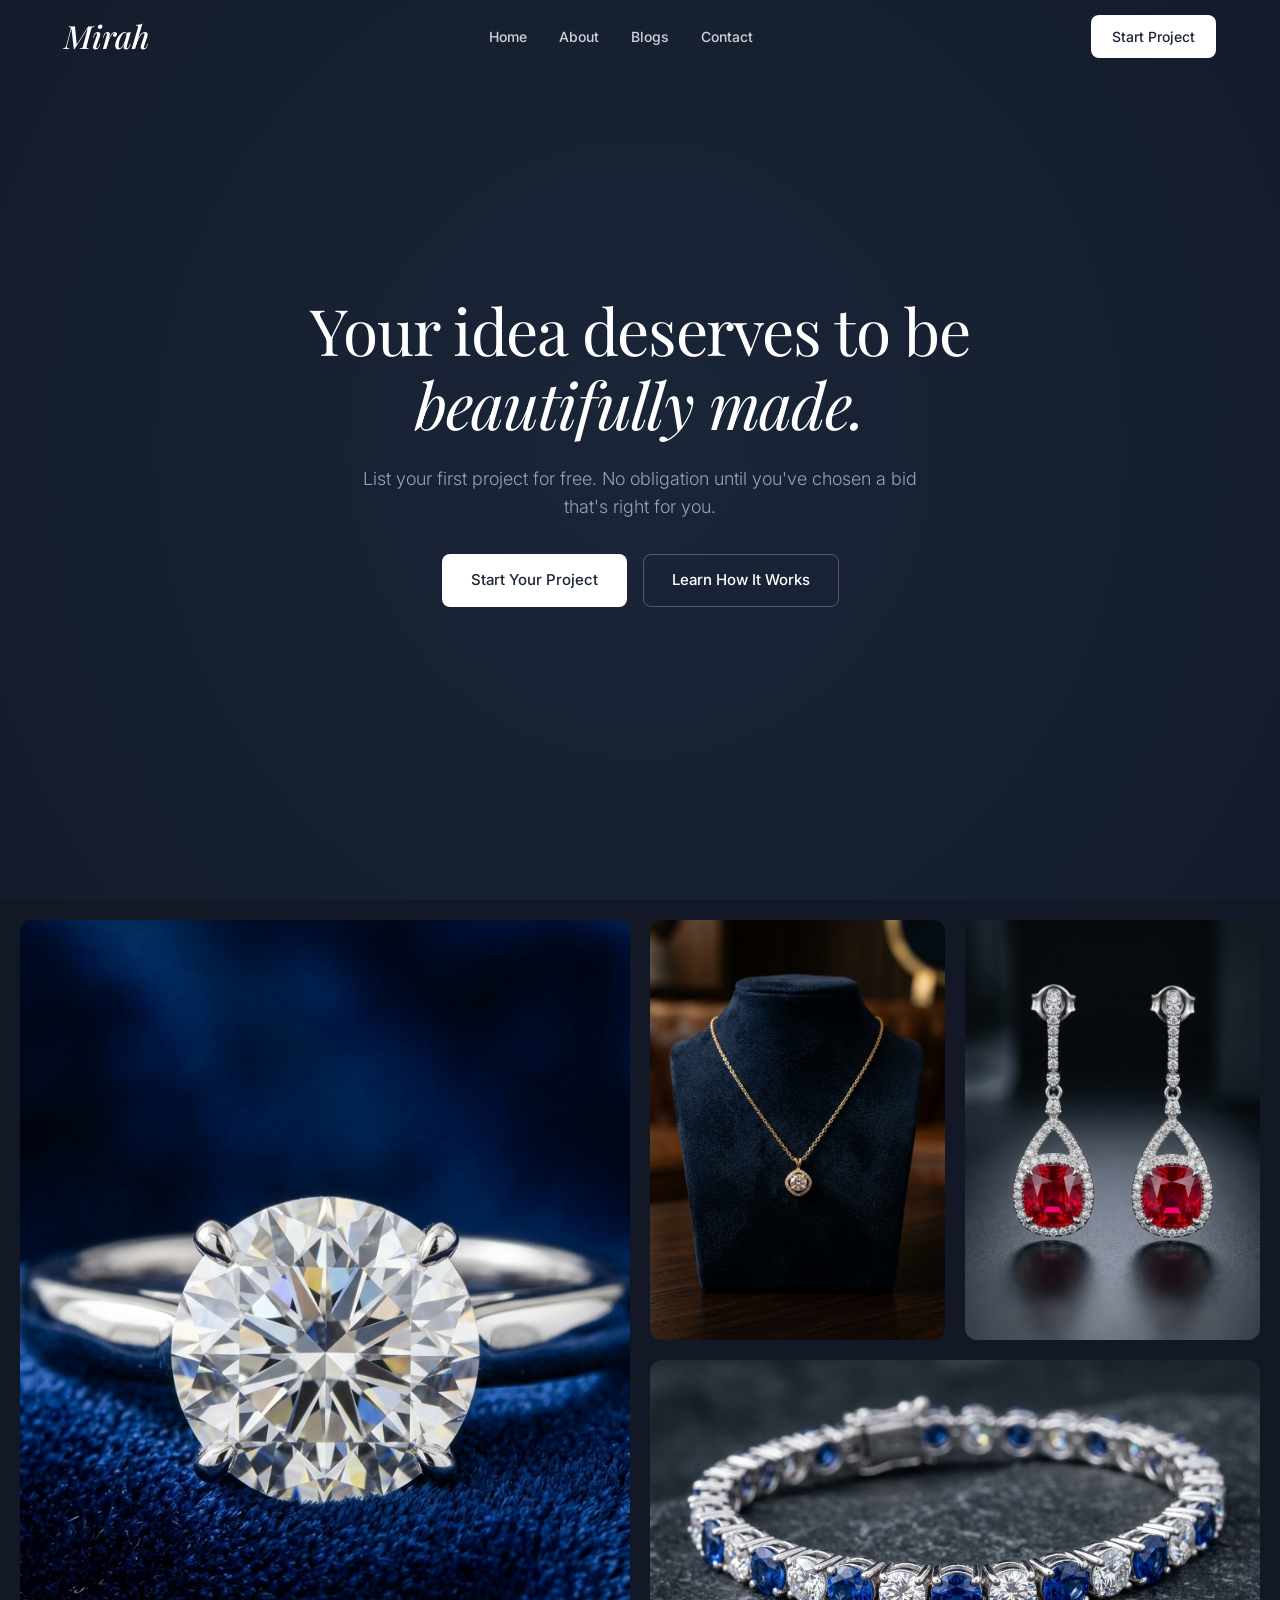
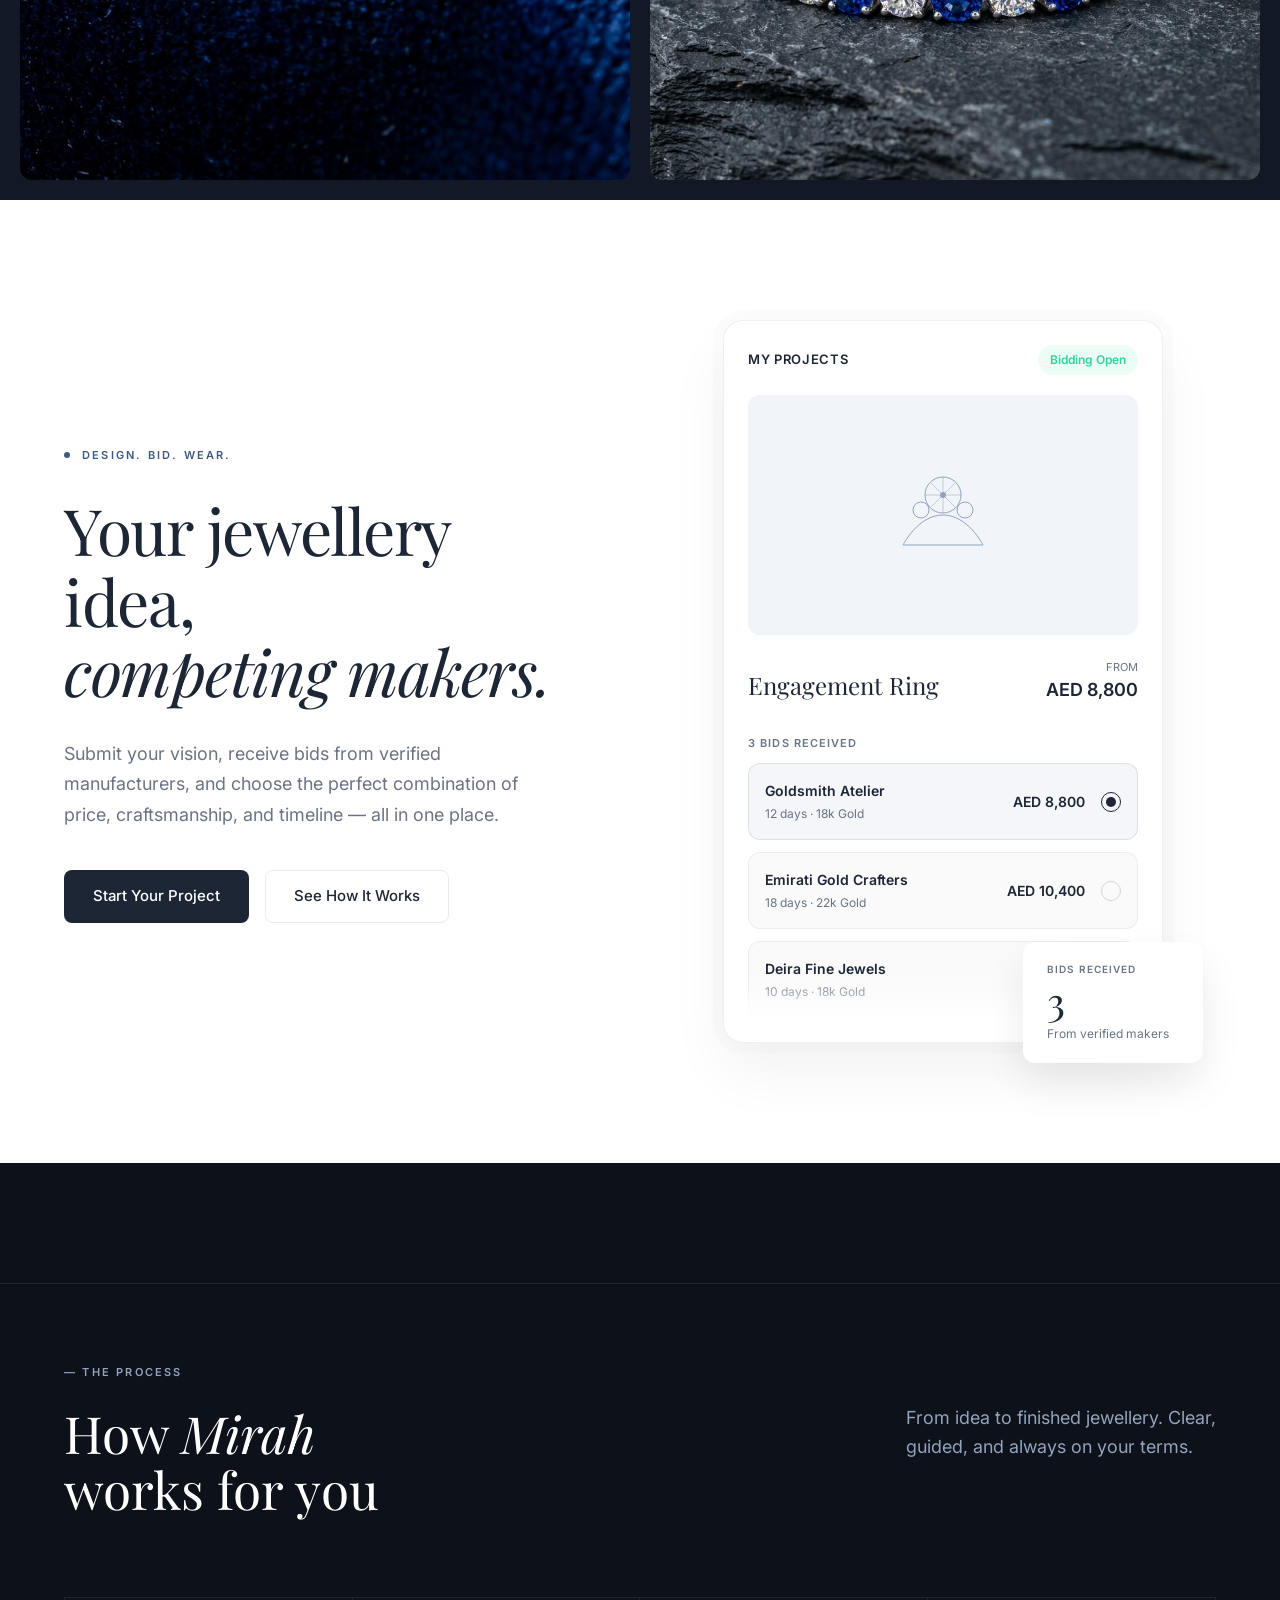
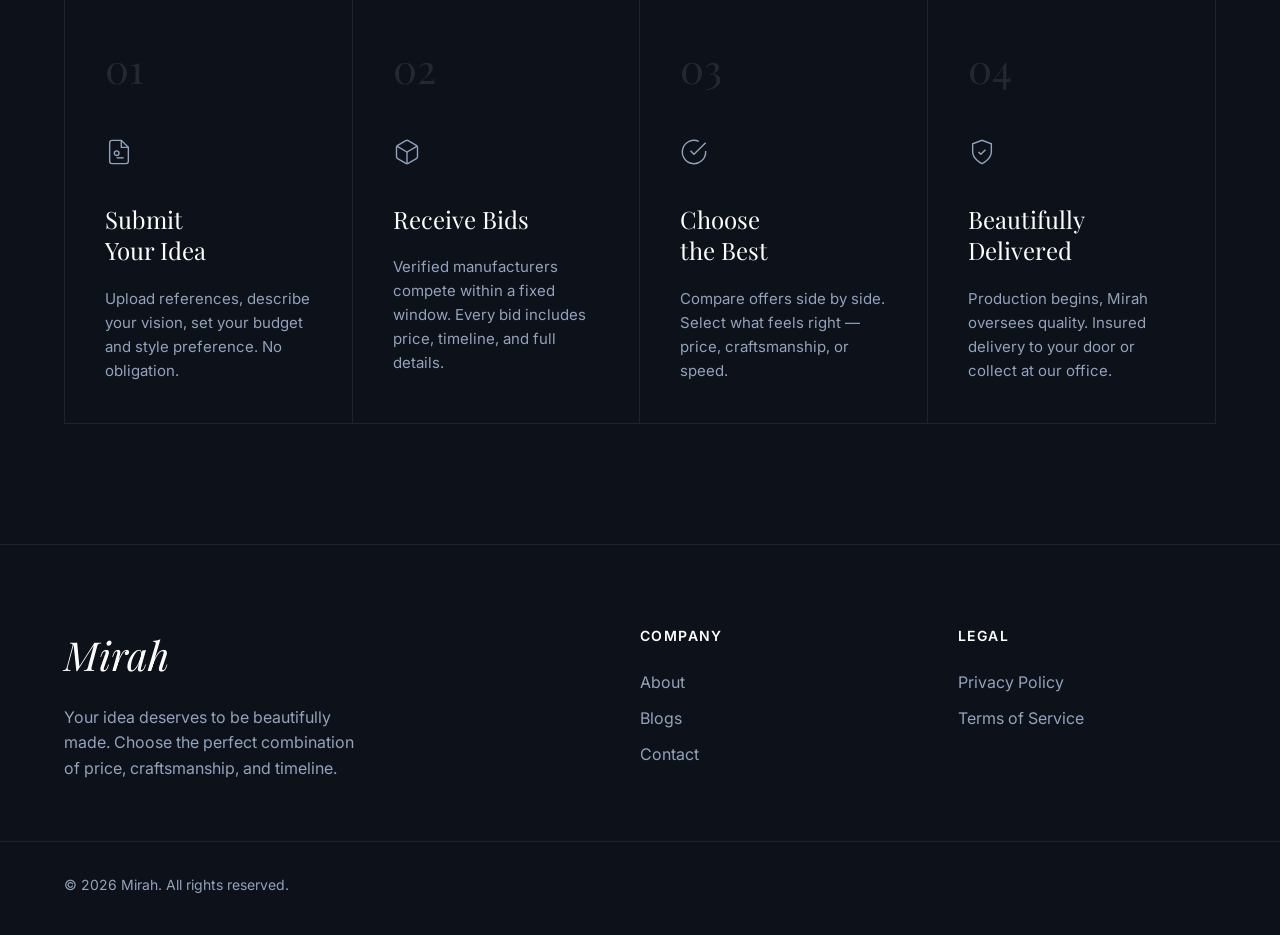
<file: index.html>
<!DOCTYPE html>
<html lang="en">
<head>
    <meta charset="UTF-8">
    <meta name="viewport" content="width=device-width, initial-scale=1.0">
    <title>Mirah - Beautifully Made Jewellery</title>
    <meta name="description" content="Your jewellery idea, competing makers. Receive bids from verified manufacturers.">
    <link rel="preconnect" href="https://fonts.googleapis.com">
    <link rel="preconnect" href="https://fonts.gstatic.com" crossorigin>
    <link href="https://fonts.googleapis.com/css2?family=Inter:wght@300;400;500;600&family=Playfair+Display:ital,wght@0,400;0,500;0,600;1,400;1,500&display=swap" rel="stylesheet">
    <link rel="stylesheet" href="style.css">
</head>
<body>

    <!-- Navbar -->
    <nav class="navbar">
        <div class="container navbar-container">
            <a href="index.html" class="navbar-brand">Mirah</a>
            <div class="navbar-links">
                <a href="index.html" class="nav-link">Home</a>
                <a href="about.html" class="nav-link">About</a>
                <a href="blogs.html" class="nav-link">Blogs</a>
                <a href="contact.html" class="nav-link">Contact</a>
            </div>
            <div class="navbar-action" style="display: flex; align-items: center;">
                <a href="#" class="btn btn-primary" style="padding: 10px 20px; font-size: 14px;">Start Project</a>
                <button class="mobile-menu-toggle" aria-label="Toggle menu" style="display:none; background:transparent; border:none; color:var(--text-light); cursor:pointer; padding:8px; margin-left:16px;">
                    <svg width="24" height="24" viewBox="0 0 24 24" fill="none" stroke="currentColor" stroke-width="2">
                        <line x1="3" y1="12" x2="21" y2="12"></line>
                        <line x1="3" y1="6" x2="21" y2="6"></line>
                        <line x1="3" y1="18" x2="21" y2="18"></line>
                    </svg>
                </button>
            </div>
        </div>
    </nav>
    <!-- Hero Section -->
    <section class="hero-section">
        <div class="container hero-content">
            <h1 class="hero-title">Your idea deserves to be<br><i>beautifully made.</i></h1>
            <p class="hero-subtitle">List your first project for free. No obligation until you've chosen a bid<br>that's right for you.</p>
            <div class="button-group justify-center mt-32">
                <a href="#" class="btn btn-primary">Start Your Project</a>
                <a href="#" class="btn btn-outline-light">Learn How It Works</a>
            </div>
        </div>
    </section>

    <!-- Gallery Section -->
    <section class="gallery-section">
        <div class="gallery-grid">
            <div class="gallery-item large">
                <img src="assets/diamond_ring_1775978091479.png" alt="Diamond Ring" class="gallery-img">
                <div class="gallery-overlay">
                    <span class="gallery-label">Rings</span>
                    <h3>High-End Engagement</h3>
                </div>
            </div>
            <div class="gallery-item">
                <img src="assets/gold_necklace_1775978107350.png" alt="Gold Necklace" class="gallery-img">
                <div class="gallery-overlay">
                    <span class="gallery-label">Necklaces</span>
                    <h3>Gold & Delicate</h3>
                </div>
            </div>
            <div class="gallery-item">
                <img src="assets/ruby_earrings_1775978122774.png" alt="Ruby Earrings" class="gallery-img">
                <div class="gallery-overlay">
                    <span class="gallery-label">Earrings</span>
                    <h3>Luxury Drops</h3>
                </div>
            </div>
            <div class="gallery-item wide">
                <img src="assets/sapphire_bracelet_1775978147327.png" alt="Sapphire Bracelet" class="gallery-img">
                <div class="gallery-overlay">
                    <span class="gallery-label">Bracelets</span>
                    <h3>Sapphire Tennis</h3>
                </div>
            </div>
        </div>
    </section>

    <!-- Split Section -->
    <section class="split-section">
        <div class="container split-container">
            <div class="split-left">
                <div class="label-badge">
                    <span class="dot"></span> DESIGN. BID. WEAR.
                </div>
                <h2 class="section-title text-dark">Your jewellery<br>idea,<br><i>competing makers.</i></h2>
                <p class="section-desc">Submit your vision, receive bids from verified manufacturers, and choose the perfect combination of price, craftsmanship, and timeline — all in one place.</p>
                <div class="button-group mt-32">
                    <a href="#" class="btn btn-dark">Start Your Project</a>
                    <a href="#" class="btn btn-outline-dark">See How It Works</a>
                </div>
            </div>
            <div class="split-right">
                <div class="mockup-wrapper">
                    <!-- App Mockup UI -->
                    <div class="app-mockup">
                        <div class="mockup-header">
                            <span class="mockup-title">MY PROJECTS</span>
                            <span class="badge-success">Bidding Open</span>
                        </div>
                        <div class="mockup-image-placeholder">
                            <!-- SVG wireframe of a ring -->
                            <svg width="140" height="140" viewBox="0 0 140 140" fill="none" xmlns="http://www.w3.org/2000/svg">
                                <circle cx="70" cy="50" r="18" stroke="#93A3BC" stroke-width="1"/>
                                <circle cx="48" cy="65" r="8" stroke="#93A3BC" stroke-width="1"/>
                                <circle cx="92" cy="65" r="8" stroke="#93A3BC" stroke-width="1"/>
                                <path d="M30 100C30 100 45 70 70 70C95 70 110 100 110 100" stroke="#93A3BC" stroke-width="1"/>
                                <line x1="30" y1="100" x2="110" y2="100" stroke="#93A3BC" stroke-width="1"/>
                                <circle cx="70" cy="50" r="3" fill="#93A3BC"/>
                                <line x1="70" y1="32" x2="70" y2="68" stroke="#93A3BC" stroke-width="0.5"/>
                                <line x1="52" y1="50" x2="88" y2="50" stroke="#93A3BC" stroke-width="0.5"/>
                                <line x1="58" y1="38" x2="82" y2="62" stroke="#93A3BC" stroke-width="0.5"/>
                                <line x1="58" y1="62" x2="82" y2="38" stroke="#93A3BC" stroke-width="0.5"/>
                            </svg>
                        </div>
                        <div class="mockup-info">
                            <h3 class="mockup-item-title">Engagement Ring</h3>
                            <div class="mockup-price">
                                <span class="from-text">From</span>
                                <span class="price-value">AED 8,800</span>
                            </div>
                        </div>
                        <div class="mockup-bids-label">3 BIDS RECEIVED</div>
                        <div class="bid-list">
                            <div class="bid-card selected">
                                <div class="bid-details">
                                    <span class="bid-maker">Goldsmith Atelier</span>
                                    <span class="bid-meta">12 days · 18k Gold</span>
                                </div>
                                <div class="bid-action">
                                    <span class="bid-price">AED 8,800</span>
                                    <div class="radio-btn active"><div class="radio-inner"></div></div>
                                </div>
                            </div>
                            <div class="bid-card">
                                <div class="bid-details">
                                    <span class="bid-maker">Emirati Gold Crafters</span>
                                    <span class="bid-meta">18 days · 22k Gold</span>
                                </div>
                                <div class="bid-action">
                                    <span class="bid-price">AED 10,400</span>
                                    <div class="radio-btn"></div>
                                </div>
                            </div>
                            <div class="bid-card fading-out">
                                <div class="bid-details">
                                    <span class="bid-maker">Deira Fine Jewels</span>
                                    <span class="bid-meta">10 days · 18k Gold</span>
                                </div>
                                <div class="bid-action">
                                    <span class="bid-price opaque-0">AED 7,500</span>
                                </div>
                            </div>
                        </div>
                    </div>
                    
                    <!-- Floating popover detail -->
                    <div class="floating-popover">
                        <div class="popover-label">BIDS RECEIVED</div>
                        <div class="popover-value">3</div>
                        <div class="popover-sub">From verified makers</div>
                    </div>
                </div>
            </div>
        </div>
    </section>

    <!-- Process Section -->
    <section class="process-section">
        <div class="container process-container">
            <div class="process-header">
                <div class="process-title-area">
                    <div class="nav-label">— THE PROCESS</div>
                    <h2 class="process-title">How <i>Mirah</i><br>works for you</h2>
                </div>
                <div class="process-desc-area">
                    <p>From idea to finished jewellery. Clear,<br>guided, and always on your terms.</p>
                </div>
            </div>
            
            <div class="process-grid">
                <!-- Column 1 -->
                <div class="process-col">
                    <div class="step-num">01</div>
                    <div class="step-icon">
                        <svg width="28" height="28" viewBox="0 0 24 24" fill="none" stroke="currentColor" stroke-width="1.2">
                            <path d="M14 2H6a2 2 0 0 0-2 2v16a2 2 0 0 0 2 2h12a2 2 0 0 0 2-2V8z"></path>
                            <polyline points="14 2 14 8 20 8"></polyline>
                            <circle cx="10" cy="13" r="2"></circle>
                            <line x1="10" y1="17" x2="16" y2="17"></line>
                        </svg>
                    </div>
                    <h3 class="step-title">Submit<br>Your Idea</h3>
                    <p class="step-desc">Upload references, describe your vision, set your budget and style preference. No obligation.</p>
                </div>
                
                <!-- Column 2 -->
                <div class="process-col">
                    <div class="step-num">02</div>
                    <div class="step-icon">
                        <svg width="28" height="28" viewBox="0 0 24 24" fill="none" stroke="currentColor" stroke-width="1.2">
                            <path d="M21 16V8a2 2 0 0 0-1-1.73l-7-4a2 2 0 0 0-2 0l-7 4A2 2 0 0 0 3 8v8a2 2 0 0 0 1 1.73l7 4a2 2 0 0 0 2 0l7-4A2 2 0 0 0 21 16z"></path>
                            <polyline points="3.27 6.96 12 12.01 20.73 6.96"></polyline>
                            <line x1="12" y1="22.08" x2="12" y2="12"></line>
                        </svg>
                    </div>
                    <h3 class="step-title">Receive Bids</h3>
                    <p class="step-desc">Verified manufacturers compete within a fixed window. Every bid includes price, timeline, and full details.</p>
                </div>
                
                <!-- Column 3 -->
                <div class="process-col">
                    <div class="step-num">03</div>
                    <div class="step-icon">
                        <svg width="28" height="28" viewBox="0 0 24 24" fill="none" stroke="currentColor" stroke-width="1.2">
                            <path d="M22 11.08V12a10 10 0 1 1-5.93-9.14"></path>
                            <polyline points="22 4 12 14.01 9 11.01"></polyline>
                        </svg>
                    </div>
                    <h3 class="step-title">Choose<br>the Best</h3>
                    <p class="step-desc">Compare offers side by side. Select what feels right — price, craftsmanship, or speed.</p>
                </div>
                
                <!-- Column 4 -->
                <div class="process-col">
                    <div class="step-num">04</div>
                    <div class="step-icon">
                        <svg width="28" height="28" viewBox="0 0 24 24" fill="none" stroke="currentColor" stroke-width="1.2">
                            <path d="M12 22s8-4 8-10V5l-8-3-8 3v7c0 6 8 10 8 10z"></path>
                            <polyline points="9 12 11 14 15 10"></polyline>
                        </svg>
                    </div>
                    <h3 class="step-title">Beautifully<br>Delivered</h3>
                    <p class="step-desc">Production begins, Mirah oversees quality. Insured delivery to your door or collect at our office.</p>
                </div>
            </div>
        </div>
    </section>

    <!-- Footer -->
    <footer class="footer">
        <div class="container footer-container">
            <div class="footer-brand-col">
                <a href="index.html" class="footer-brand">Mirah</a>
                <p class="footer-desc">Your idea deserves to be beautifully made. Choose the perfect combination of price, craftsmanship, and timeline.</p>
            </div>
            <div class="footer-links-col">
                <h4 class="footer-heading">Company</h4>
                <a href="about.html" class="footer-link">About</a>
                <a href="blogs.html" class="footer-link">Blogs</a>
                <a href="contact.html" class="footer-link">Contact</a>
            </div>
            <div class="footer-links-col">
                <h4 class="footer-heading">Legal</h4>
                <a href="#" class="footer-link">Privacy Policy</a>
                <a href="#" class="footer-link">Terms of Service</a>
            </div>
        </div>
        <div class="container footer-bottom">
            <p>&copy; 2026 Mirah. All rights reserved.</p>
        </div>
    </footer>

    <script src="script.js"></script>
</body>
</html>
</file>
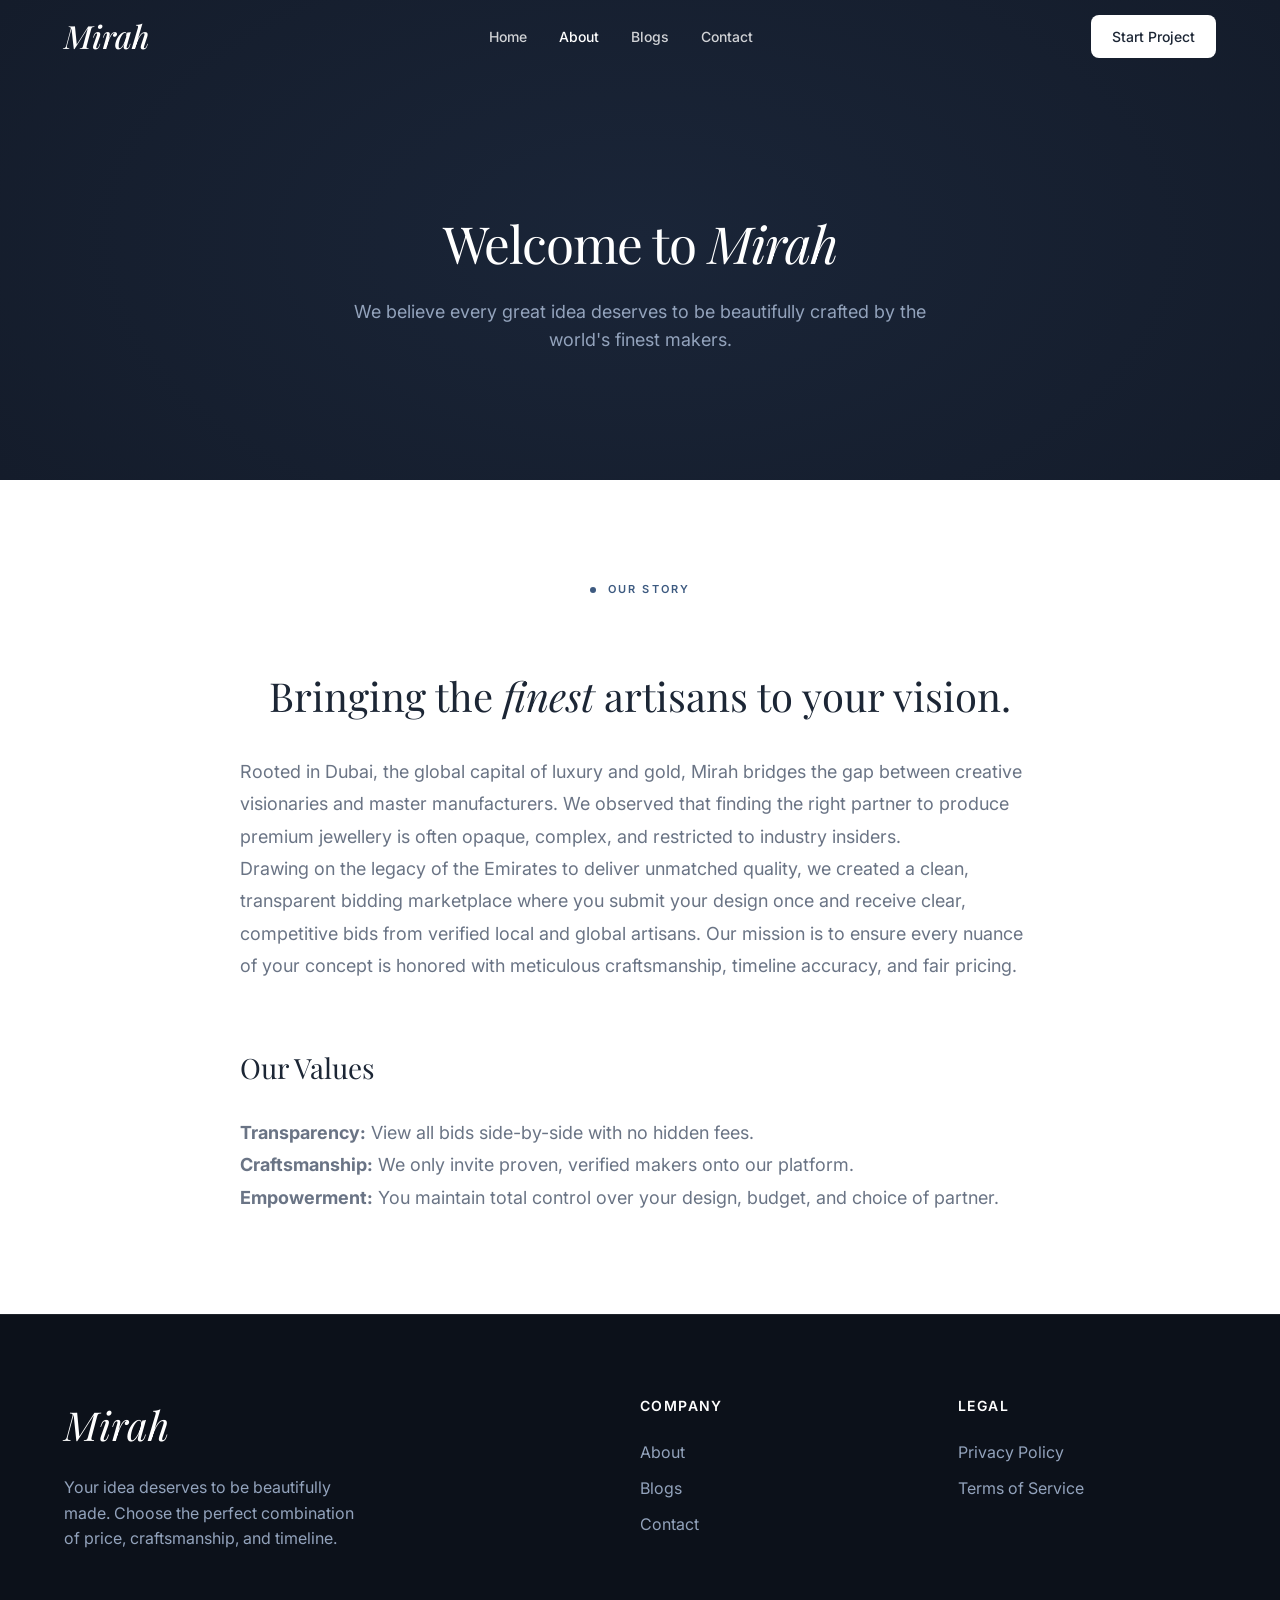
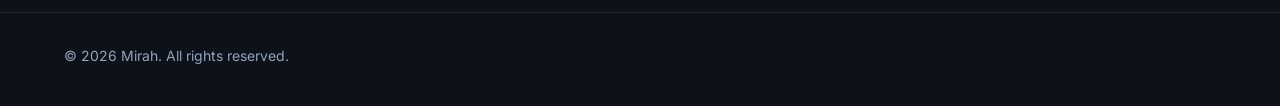
<file: about.html>
<!DOCTYPE html>
<html lang="en">
<head>
    <meta charset="UTF-8">
    <meta name="viewport" content="width=device-width, initial-scale=1.0">
    <title>About Us - Mirah</title>
    <link rel="preconnect" href="https://fonts.googleapis.com">
    <link rel="preconnect" href="https://fonts.gstatic.com" crossorigin>
    <link href="https://fonts.googleapis.com/css2?family=Inter:wght@300;400;500;600&family=Playfair+Display:ital,wght@0,400;0,500;0,600;1,400;1,500&display=swap" rel="stylesheet">
    <link rel="stylesheet" href="style.css">
</head>
<body>

    <!-- Navbar -->
    <nav class="navbar">
        <div class="container navbar-container">
            <a href="index.html" class="navbar-brand">Mirah</a>
            <div class="navbar-links">
                <a href="index.html" class="nav-link">Home</a>
                <a href="about.html" class="nav-link" style="opacity:1;">About</a>
                <a href="blogs.html" class="nav-link">Blogs</a>
                <a href="contact.html" class="nav-link">Contact</a>
            </div>
            <div class="navbar-action" style="display: flex; align-items: center;">
                <a href="#" class="btn btn-primary" style="padding: 10px 20px; font-size: 14px;">Start Project</a>
                <button class="mobile-menu-toggle" aria-label="Toggle menu" style="display:none; background:transparent; border:none; color:var(--text-light); cursor:pointer; padding:8px; margin-left:16px;">
                    <svg width="24" height="24" viewBox="0 0 24 24" fill="none" stroke="currentColor" stroke-width="2">
                        <line x1="3" y1="12" x2="21" y2="12"></line>
                        <line x1="3" y1="6" x2="21" y2="6"></line>
                        <line x1="3" y1="18" x2="21" y2="18"></line>
                    </svg>
                </button>
            </div>
        </div>
    </nav>

    <!-- Page Hero -->
    <section class="page-hero">
        <div class="container hero-content">
            <h1 class="page-title">Welcome to <i>Mirah</i></h1>
            <p class="page-subtitle">We believe every great idea deserves to be beautifully crafted by the world's finest makers.</p>
        </div>
    </section>

    <!-- About Content -->
    <section class="content-section">
        <div class="container">
            <div class="about-content">
                <div class="label-badge justify-center" style="display:flex; margin-bottom: 20px;">
                    <span class="dot"></span> OUR STORY
                </div>
                <h2 style="text-align: center;">Bringing the <i>finest</i> artisans to your vision.</h2>
                <p>Rooted in Dubai, the global capital of luxury and gold, Mirah bridges the gap between creative visionaries and master manufacturers. We observed that finding the right partner to produce premium jewellery is often opaque, complex, and restricted to industry insiders.</p>
                <p>Drawing on the legacy of the Emirates to deliver unmatched quality, we created a clean, transparent bidding marketplace where you submit your design once and receive clear, competitive bids from verified local and global artisans. Our mission is to ensure every nuance of your concept is honored with meticulous craftsmanship, timeline accuracy, and fair pricing.</p>
                
                <h3>Our Values</h3>
                <p><strong>Transparency:</strong> View all bids side-by-side with no hidden fees.<br>
                <strong>Craftsmanship:</strong> We only invite proven, verified makers onto our platform.<br>
                <strong>Empowerment:</strong> You maintain total control over your design, budget, and choice of partner.</p>
            </div>
        </div>
    </section>

    <!-- Footer -->
    <footer class="footer">
        <div class="container footer-container">
            <div class="footer-brand-col">
                <a href="index.html" class="footer-brand">Mirah</a>
                <p class="footer-desc">Your idea deserves to be beautifully made. Choose the perfect combination of price, craftsmanship, and timeline.</p>
            </div>
            <div class="footer-links-col">
                <h4 class="footer-heading">Company</h4>
                <a href="about.html" class="footer-link">About</a>
                <a href="blogs.html" class="footer-link">Blogs</a>
                <a href="contact.html" class="footer-link">Contact</a>
            </div>
            <div class="footer-links-col">
                <h4 class="footer-heading">Legal</h4>
                <a href="#" class="footer-link">Privacy Policy</a>
                <a href="#" class="footer-link">Terms of Service</a>
            </div>
        </div>
        <div class="container footer-bottom">
            <p>&copy; 2026 Mirah. All rights reserved.</p>
        </div>
    </footer>

    <script src="script.js"></script>
</body>
</html>
</file>
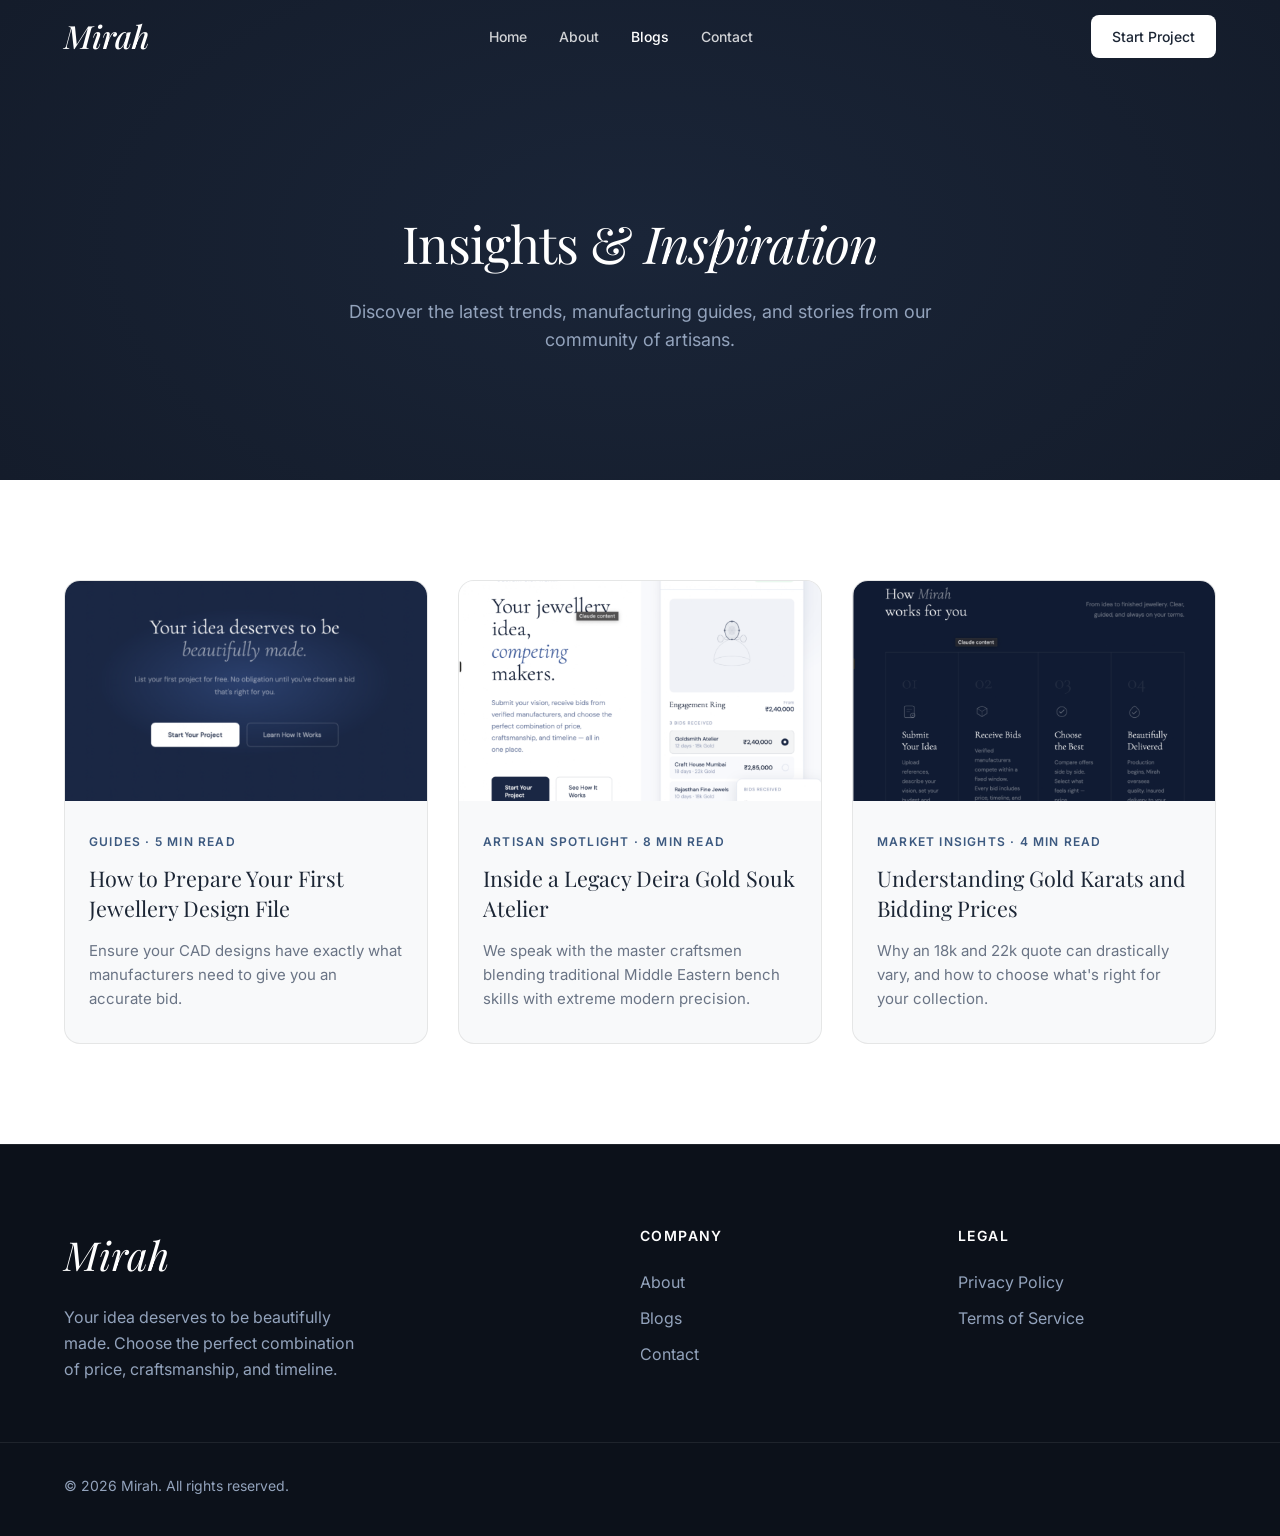
<file: blogs.html>
<!DOCTYPE html>
<html lang="en">
<head>
    <meta charset="UTF-8">
    <meta name="viewport" content="width=device-width, initial-scale=1.0">
    <title>Blogs - Mirah</title>
    <link rel="preconnect" href="https://fonts.googleapis.com">
    <link rel="preconnect" href="https://fonts.gstatic.com" crossorigin>
    <link href="https://fonts.googleapis.com/css2?family=Inter:wght@300;400;500;600&family=Playfair+Display:ital,wght@0,400;0,500;0,600;1,400;1,500&display=swap" rel="stylesheet">
    <link rel="stylesheet" href="style.css">
</head>
<body>

    <!-- Navbar -->
    <nav class="navbar">
        <div class="container navbar-container">
            <a href="index.html" class="navbar-brand">Mirah</a>
            <div class="navbar-links">
                <a href="index.html" class="nav-link">Home</a>
                <a href="about.html" class="nav-link">About</a>
                <a href="blogs.html" class="nav-link" style="opacity:1;">Blogs</a>
                <a href="contact.html" class="nav-link">Contact</a>
            </div>
            <div class="navbar-action" style="display: flex; align-items: center;">
                <a href="#" class="btn btn-primary" style="padding: 10px 20px; font-size: 14px;">Start Project</a>
                <button class="mobile-menu-toggle" aria-label="Toggle menu" style="display:none; background:transparent; border:none; color:var(--text-light); cursor:pointer; padding:8px; margin-left:16px;">
                    <svg width="24" height="24" viewBox="0 0 24 24" fill="none" stroke="currentColor" stroke-width="2">
                        <line x1="3" y1="12" x2="21" y2="12"></line>
                        <line x1="3" y1="6" x2="21" y2="6"></line>
                        <line x1="3" y1="18" x2="21" y2="18"></line>
                    </svg>
                </button>
            </div>
        </div>
    </nav>

    <!-- Page Hero -->
    <section class="page-hero">
        <div class="container hero-content">
            <h1 class="page-title">Insights & <i>Inspiration</i></h1>
            <p class="page-subtitle">Discover the latest trends, manufacturing guides, and stories from our community of artisans.</p>
        </div>
    </section>

    <!-- Blogs Content -->
    <section class="content-section">
        <div class="container">
            <div class="blog-grid">
                
                <a href="#" class="blog-card">
                    <div class="blog-card-img" style="background-image: url('assets/media__1775977228501.png'); background-color:#1c2635;"></div>
                    <div class="blog-card-content">
                        <div class="blog-meta">Guides · 5 Min Read</div>
                        <h3 class="blog-title">How to Prepare Your First Jewellery Design File</h3>
                        <p class="blog-excerpt">Ensure your CAD designs have exactly what manufacturers need to give you an accurate bid.</p>
                    </div>
                </a>

                <a href="#" class="blog-card">
                    <div class="blog-card-img" style="background-image: url('assets/media__1775977244680.png'); background-color:#0c111a;"></div>
                    <div class="blog-card-content">
                        <div class="blog-meta">Artisan Spotlight · 8 Min Read</div>
                        <h3 class="blog-title">Inside a Legacy Deira Gold Souk Atelier</h3>
                        <p class="blog-excerpt">We speak with the master craftsmen blending traditional Middle Eastern bench skills with extreme modern precision.</p>
                    </div>
                </a>

                <a href="#" class="blog-card">
                    <div class="blog-card-img" style="background-image: url('assets/media__1775977260463.png'); background-color:#2a364a;"></div>
                    <div class="blog-card-content">
                        <div class="blog-meta">Market Insights · 4 Min Read</div>
                        <h3 class="blog-title">Understanding Gold Karats and Bidding Prices</h3>
                        <p class="blog-excerpt">Why an 18k and 22k quote can drastically vary, and how to choose what's right for your collection.</p>
                    </div>
                </a>
                
            </div>
        </div>
    </section>

    <!-- Footer -->
    <footer class="footer">
        <div class="container footer-container">
            <div class="footer-brand-col">
                <a href="index.html" class="footer-brand">Mirah</a>
                <p class="footer-desc">Your idea deserves to be beautifully made. Choose the perfect combination of price, craftsmanship, and timeline.</p>
            </div>
            <div class="footer-links-col">
                <h4 class="footer-heading">Company</h4>
                <a href="about.html" class="footer-link">About</a>
                <a href="blogs.html" class="footer-link">Blogs</a>
                <a href="contact.html" class="footer-link">Contact</a>
            </div>
            <div class="footer-links-col">
                <h4 class="footer-heading">Legal</h4>
                <a href="#" class="footer-link">Privacy Policy</a>
                <a href="#" class="footer-link">Terms of Service</a>
            </div>
        </div>
        <div class="container footer-bottom">
            <p>&copy; 2026 Mirah. All rights reserved.</p>
        </div>
    </footer>

    <div class="modal" id="blogModal">
        <div class="modal-content">
            <button class="modal-close">&times;</button>
            <div class="modal-img"></div>
            <div class="modal-body-wrapper">
                <h2 class="modal-title"></h2>
                <div class="modal-body"></div>
            </div>
        </div>
    </div>

    <script src="script.js"></script>
</body>
</html>
</file>
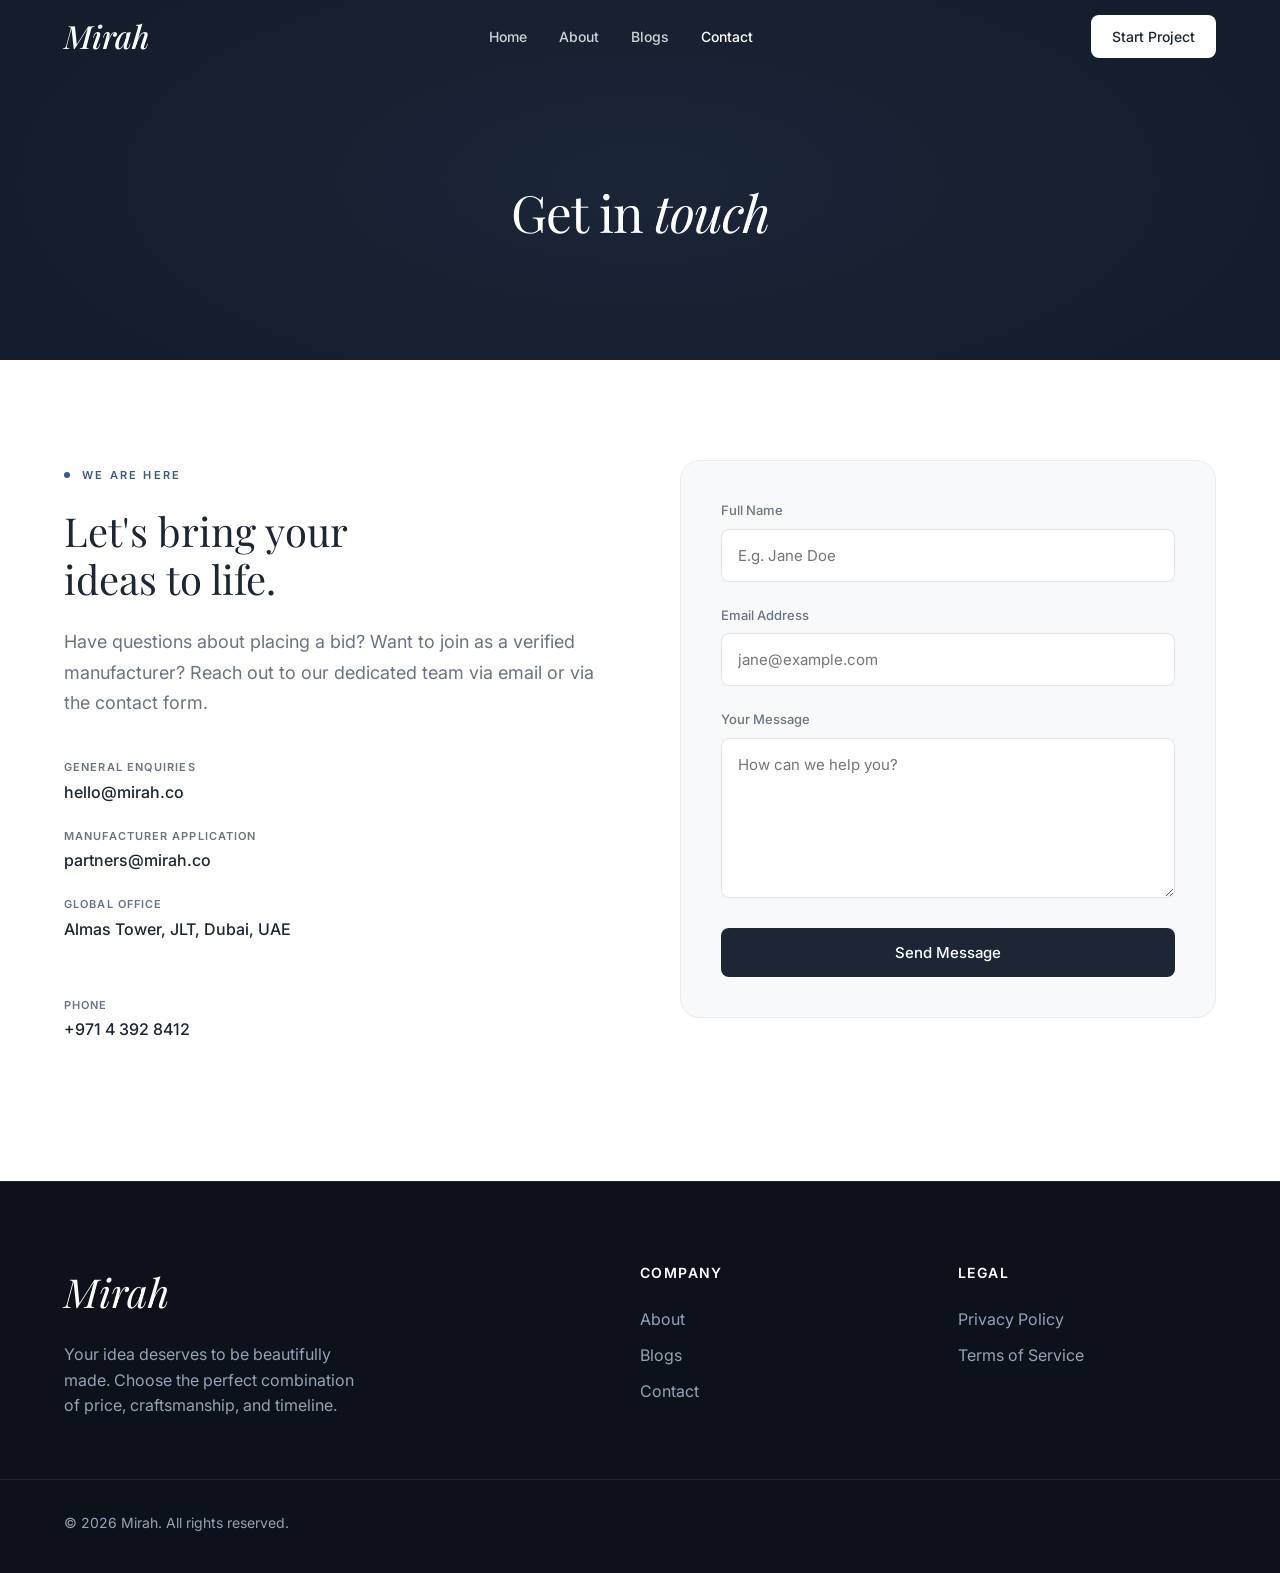
<file: contact.html>
<!DOCTYPE html>
<html lang="en">
<head>
    <meta charset="UTF-8">
    <meta name="viewport" content="width=device-width, initial-scale=1.0">
    <title>Contact - Mirah</title>
    <link rel="preconnect" href="https://fonts.googleapis.com">
    <link rel="preconnect" href="https://fonts.gstatic.com" crossorigin>
    <link href="https://fonts.googleapis.com/css2?family=Inter:wght@300;400;500;600&family=Playfair+Display:ital,wght@0,400;0,500;0,600;1,400;1,500&display=swap" rel="stylesheet">
    <link rel="stylesheet" href="style.css">
</head>
<body>

    <!-- Navbar -->
    <nav class="navbar">
        <div class="container navbar-container">
            <a href="index.html" class="navbar-brand">Mirah</a>
            <div class="navbar-links">
                <a href="index.html" class="nav-link">Home</a>
                <a href="about.html" class="nav-link">About</a>
                <a href="blogs.html" class="nav-link">Blogs</a>
                <a href="contact.html" class="nav-link" style="opacity:1;">Contact</a>
            </div>
            <div class="navbar-action" style="display: flex; align-items: center;">
                <a href="#" class="btn btn-primary" style="padding: 10px 20px; font-size: 14px;">Start Project</a>
                <button class="mobile-menu-toggle" aria-label="Toggle menu" style="display:none; background:transparent; border:none; color:var(--text-light); cursor:pointer; padding:8px; margin-left:16px;">
                    <svg width="24" height="24" viewBox="0 0 24 24" fill="none" stroke="currentColor" stroke-width="2">
                        <line x1="3" y1="12" x2="21" y2="12"></line>
                        <line x1="3" y1="6" x2="21" y2="6"></line>
                        <line x1="3" y1="18" x2="21" y2="18"></line>
                    </svg>
                </button>
            </div>
        </div>
    </nav>

    <!-- Page Hero -->
    <section class="page-hero" style="min-height: 40vh; padding: 120px 0 40px;">
        <div class="container hero-content">
            <h1 class="page-title">Get in <i>touch</i></h1>
        </div>
    </section>

    <!-- Contact Content -->
    <section class="content-section">
        <div class="container contact-wrapper">
            <div class="contact-info">
                <div class="label-badge">
                    <span class="dot"></span> WE ARE HERE
                </div>
                <h3>Let's bring your<br>ideas to life.</h3>
                <p>Have questions about placing a bid? Want to join as a verified manufacturer? Reach out to our dedicated team via email or via the contact form.</p>
                
                <div class="contact-details">
                    <dl class="detail-item">
                        <dt>General Enquiries</dt>
                        <dd>hello@mirah.co</dd>
                    </dl>
                    <dl class="detail-item">
                        <dt>Manufacturer Application</dt>
                        <dd>partners@mirah.co</dd>
                    </dl>
                    <dl class="detail-item">
                        <dt>Global Office</dt>
                        <dd>Almas Tower, JLT, Dubai, UAE</dd>
                    </dl>
                    <dl class="detail-item mt-32">
                        <dt>Phone</dt>
                        <dd>+971 4 392 8412</dd>
                    </dl>
                </div>
            </div>
            
            <div class="contact-form-box">
                <form class="contact-form" action="#" onsubmit="event.preventDefault();">
                    <div class="form-group">
                        <label for="name">Full Name</label>
                        <input type="text" id="name" placeholder="E.g. Jane Doe" required>
                    </div>
                    <div class="form-group">
                        <label for="email">Email Address</label>
                        <input type="email" id="email" placeholder="jane@example.com" required>
                    </div>
                    <div class="form-group">
                        <label for="message">Your Message</label>
                        <textarea id="message" placeholder="How can we help you?" required></textarea>
                    </div>
                    <button type="submit" class="btn btn-dark" style="width: 100%;">Send Message</button>
                </form>
            </div>
        </div>
    </section>

    <!-- Footer -->
    <footer class="footer">
        <div class="container footer-container">
            <div class="footer-brand-col">
                <a href="index.html" class="footer-brand">Mirah</a>
                <p class="footer-desc">Your idea deserves to be beautifully made. Choose the perfect combination of price, craftsmanship, and timeline.</p>
            </div>
            <div class="footer-links-col">
                <h4 class="footer-heading">Company</h4>
                <a href="about.html" class="footer-link">About</a>
                <a href="blogs.html" class="footer-link">Blogs</a>
                <a href="contact.html" class="footer-link">Contact</a>
            </div>
            <div class="footer-links-col">
                <h4 class="footer-heading">Legal</h4>
                <a href="#" class="footer-link">Privacy Policy</a>
                <a href="#" class="footer-link">Terms of Service</a>
            </div>
        </div>
        <div class="container footer-bottom">
            <p>&copy; 2026 Mirah. All rights reserved.</p>
        </div>
    </footer>

    <script src="script.js"></script>
</body>
</html>
</file>
<file: style.css>
/* Global Variables & Resets */
:root {
    --bg-dark: #121826;
    --bg-dark-center: #1a2538;
    --bg-dark-gradient: radial-gradient(100% 150% at 50% 50%, #1a2538 0%, #101622 100%);
    --bg-darker: #0c111a;
    --bg-light: #ffffff;
    --bg-card: #f8f9fa;
    
    --text-light: #ffffff;
    --text-dark: #1c2635;
    --text-muted-dark: #93a3bc;
    --text-muted-light: #6a7485;
    
    --accent-blue: #3d5a80;
    --accent-green: #34d399;
    --accent-green-bg: #ecfdf5;
    
    --border-dark: rgba(255, 255, 255, 0.08);
    --border-light: rgba(0, 0, 0, 0.08);
    
    --font-serif: 'Playfair Display', serif;
    --font-sans: 'Inter', sans-serif;
    
    --transition: all 0.3s cubic-bezier(0.4, 0, 0.2, 1);
}

* {
    margin: 0;
    padding: 0;
    box-sizing: border-box;
}

body {
    font-family: var(--font-sans);
    color: var(--text-dark);
    background-color: var(--bg-light);
    line-height: 1.5;
    font-size: 16px;
    -webkit-font-smoothing: antialiased;
    -moz-osx-font-smoothing: grayscale;
}

.container {
    max-width: 1280px;
    margin: 0 auto;
    padding: 0 5%;
}

.mt-32 { margin-top: 32px; }

h1, h2, h3, h4, h5, h6 {
    font-family: var(--font-serif);
    font-weight: 400;
}

h1 i, h2 i, h3 i {
    font-style: italic;
    color: inherit;
    font-weight: 300;
}

/* Typography styles */
.text-dark { color: var(--text-dark); }
.text-light { color: var(--text-light); }

/* Buttons */
.btn {
    display: inline-flex;
    align-items: center;
    justify-content: center;
    padding: 14px 28px;
    border-radius: 8px;
    font-weight: 500;
    font-size: 15px;
    text-decoration: none;
    transition: var(--transition);
    cursor: pointer;
    font-family: var(--font-sans);
    border: 1px solid transparent;
    position: relative;
    overflow: hidden;
    z-index: 1;
}

.btn::after {
    content: '';
    position: absolute;
    top: 0;
    left: -100%;
    width: 100%;
    height: 100%;
    background: linear-gradient(90deg, transparent, rgba(255,255,255,0.2), transparent);
    transition: left 0.5s ease;
    z-index: -1;
}

.btn:hover::after {
    left: 100%;
}

.btn-primary::after {
    background: linear-gradient(90deg, transparent, rgba(0,0,0,0.1), transparent);
}

.btn-primary {
    background: var(--bg-light);
    color: var(--text-dark);
}
.btn-primary:hover {
    background: #f1f3f5;
    box-shadow: 0 4px 12px rgba(255,255,255,0.15);
}

.btn-outline-light {
    background: transparent;
    color: var(--bg-light);
    border: 1px solid rgba(255,255,255,0.25);
}
.btn-outline-light:hover {
    background: rgba(255,255,255,0.05);
    border-color: rgba(255,255,255,0.5);
}

.btn-dark {
    background: #1c2635;
    color: var(--bg-light);
}
.btn-dark:hover {
    background: #101622;
    box-shadow: 0 4px 12px rgba(28,38,53,0.2);
}

.btn-outline-dark {
    background: transparent;
    color: var(--text-dark);
    border: 1px solid var(--border-light);
}
.btn-outline-dark:hover {
    border-color: rgba(0,0,0,0.3);
    background: rgba(0,0,0,0.02);
}

.button-group {
    display: flex;
    gap: 16px;
    flex-wrap: wrap;
}
.justify-center {
    justify-content: center;
}

/* =========================================
   Hero Section
   ========================================= */
.hero-section {
    background: var(--bg-dark-gradient);
    min-height: 100vh;
    display: flex;
    align-items: center;
    justify-content: center;
    text-align: center;
    padding: 100px 0;
    position: relative;
    overflow: hidden;
}

.hero-content {
    position: relative;
    z-index: 2;
    animation: fadeIn 1s ease-out;
}

.hero-title {
    color: var(--text-light);
    font-size: clamp(2.5rem, 5vw, 4rem);
    line-height: 1.15;
    margin-bottom: 24px;
    letter-spacing: -0.02em;
}

.hero-subtitle {
    color: var(--text-muted-dark);
    font-size: clamp(1rem, 1.5vw, 1.125rem);
    line-height: 1.6;
    max-width: 600px;
    margin: 0 auto;
    font-weight: 300;
}

/* =========================================
   Split Section
   ========================================= */
.split-section {
    background-color: var(--bg-light);
    padding: 120px 0;
}

.split-container {
    display: grid;
    grid-template-columns: 1fr 1fr;
    gap: 60px;
    align-items: center;
}

.label-badge {
    display: inline-flex;
    align-items: center;
    gap: 12px;
    color: var(--accent-blue);
    font-size: 11px;
    font-weight: 600;
    letter-spacing: 0.2em;
    margin-bottom: 32px;
}

.label-badge .dot {
    width: 6px;
    height: 6px;
    background-color: var(--accent-blue);
    border-radius: 50%;
}

.split-left .section-title {
    font-size: clamp(3rem, 5vw, 4.5rem);
    line-height: 1.1;
    color: var(--text-dark);
    margin-bottom: 32px;
    letter-spacing: -0.02em;
}

.split-left .section-desc {
    color: var(--text-muted-light);
    font-size: 1.125rem;
    line-height: 1.7;
    max-width: 90%;
    margin-bottom: 40px;
}

/* Mockup UI */
.mockup-wrapper {
    position: relative;
    max-width: 440px;
    margin: 0 auto;
}

.app-mockup {
    background: var(--bg-light);
    border: 1px solid rgba(0,0,0,0.06);
    border-radius: 20px;
    box-shadow: 0 30px 60px rgba(0,0,0,0.05),
                0 0 0 10px rgba(0,0,0,0.01);
    padding: 24px;
    position: relative;
    z-index: 1;
}

.mockup-header {
    display: flex;
    justify-content: space-between;
    align-items: center;
    margin-bottom: 20px;
}

.mockup-title {
    font-size: 13px;
    font-weight: 600;
    letter-spacing: 0.05em;
    color: var(--text-dark);
}

.badge-success {
    background: var(--accent-green-bg);
    color: var(--accent-green);
    padding: 6px 12px;
    border-radius: 100px;
    font-size: 12px;
    font-weight: 600;
}

.mockup-image-placeholder {
    background: #f1f4f8;
    border-radius: 12px;
    height: 240px;
    display: flex;
    align-items: center;
    justify-content: center;
    margin-bottom: 24px;
}

.mockup-info {
    display: flex;
    justify-content: space-between;
    align-items: flex-end;
    margin-bottom: 32px;
}

.mockup-item-title {
    font-size: 1.5rem;
    color: var(--text-dark);
}

.mockup-price {
    text-align: right;
    display: flex;
    flex-direction: column;
}

.mockup-price .from-text {
    font-size: 11px;
    color: var(--text-muted-light);
    text-transform: uppercase;
}

.mockup-price .price-value {
    font-size: 1.125rem;
    font-weight: 600;
    color: var(--text-dark);
}

.mockup-bids-label {
    font-size: 11px;
    color: var(--text-muted-light);
    font-weight: 600;
    letter-spacing: 0.1em;
    margin-bottom: 12px;
}

.bid-list {
    display: flex;
    flex-direction: column;
    gap: 12px;
    overflow: hidden;
    position: relative;
}

.bid-list::after {
    content: '';
    position: absolute;
    bottom: 0;
    left: 0;
    right: 0;
    height: 40px;
    background: linear-gradient(to top, var(--bg-light), transparent);
    pointer-events: none;
}

.bid-card {
    background: #fafafb;
    border: 1px solid rgba(0,0,0,0.05);
    border-radius: 12px;
    padding: 16px;
    display: flex;
    justify-content: space-between;
    align-items: center;
    transition: var(--transition);
    cursor: pointer;
}

.bid-card:hover {
    background: #f0f2f5;
}

.bid-card.selected {
    background: #f4f6fa;
    border-color: rgba(28,38,53,0.1);
}

.bid-details {
    display: flex;
    flex-direction: column;
    gap: 4px;
}

.bid-maker {
    font-size: 14px;
    font-weight: 600;
    color: var(--text-dark);
}

.bid-meta {
    font-size: 12px;
    color: var(--text-muted-light);
}

.bid-action {
    display: flex;
    align-items: center;
    gap: 16px;
}

.bid-price {
    font-size: 14px;
    font-weight: 600;
}

.opaque-0 { opacity: 0; }

.radio-btn {
    width: 20px;
    height: 20px;
    border-radius: 50%;
    border: 1.5px solid #d1d5db;
    display: flex;
    align-items: center;
    justify-content: center;
}

.radio-btn.active {
    border-color: var(--text-dark);
}

.radio-inner {
    width: 10px;
    height: 10px;
    background: var(--text-dark);
    border-radius: 50%;
}

.floating-popover {
    position: absolute;
    bottom: -20px;
    right: -40px;
    background: var(--bg-light);
    border-radius: 12px;
    padding: 20px 24px;
    box-shadow: 0 20px 40px rgba(0,0,0,0.08);
    z-index: 2;
    animation: float 6s ease-in-out infinite;
    min-width: 180px;
}

.popover-label {
    font-size: 10px;
    font-weight: 600;
    letter-spacing: 0.1em;
    color: var(--text-muted-light);
    margin-bottom: 4px;
}

.popover-value {
    font-family: var(--font-serif);
    font-size: 2.5rem;
    color: var(--text-dark);
    line-height: 1;
    margin-bottom: 4px;
}

.popover-sub {
    font-size: 12px;
    color: var(--text-muted-light);
}

/* =========================================
   Process Section
   ========================================= */
.process-section {
    background-color: var(--bg-darker);
    color: var(--text-light);
    padding: 120px 0;
    position: relative;
}

.process-container {
    border-top: 1px solid var(--border-dark);
    padding-top: 80px;
}

.process-header {
    display: flex;
    justify-content: space-between;
    align-items: flex-start;
    margin-bottom: 80px;
}

.process-title-area {
    max-width: 500px;
}

.nav-label {
    font-size: 11px;
    font-weight: 600;
    letter-spacing: 0.2em;
    color: var(--text-muted-dark);
    margin-bottom: 24px;
}

.process-title {
    font-size: clamp(2.5rem, 4vw, 3.5rem);
    line-height: 1.1;
    color: var(--text-light);
}

.process-desc-area {
    max-width: 400px;
    padding-top: 40px;
}

.process-desc-area p {
    color: var(--text-muted-dark);
    font-size: 1.125rem;
    line-height: 1.6;
}

.process-grid {
    display: grid;
    grid-template-columns: repeat(4, 1fr);
    /* Adding border between columns */
    border: 1px solid var(--border-dark);
}

.process-col {
    padding: 40px;
    position: relative;
    border-right: 1px solid var(--border-dark);
    transition: background 0.3s ease;
}

.process-col:last-child {
    border-right: none;
}

.process-col:hover {
    background: rgba(255,255,255,0.02);
}

.step-num {
    font-family: var(--font-serif);
    font-size: 2.5rem;
    color: rgba(255,255,255,0.1);
    margin-bottom: 40px;
}

.step-icon {
    color: var(--text-muted-dark);
    margin-bottom: 32px;
}

.step-title {
    font-size: 1.5rem;
    color: var(--text-light);
    margin-bottom: 20px;
    line-height: 1.3;
}

.step-desc {
    color: var(--text-muted-dark);
    font-size: 15px;
    line-height: 1.6;
}

/* Animations */
@keyframes fadeIn {
    from { opacity: 0; transform: translateY(20px); }
    to { opacity: 1; transform: translateY(0); }
}

@keyframes float {
    0% { transform: translateY(0px); }
    50% { transform: translateY(-10px); }
    100% { transform: translateY(0px); }
}

/* =========================================
   Responsive Design
   ========================================= */
@media (max-width: 1024px) {
    .split-container {
        gap: 40px;
    }
    
    .floating-popover {
        right: -20px;
    }

    .process-grid {
        grid-template-columns: repeat(2, 1fr);
    }
    
    .process-col:nth-child(2) {
        border-right: none;
    }
    
    .process-col:nth-child(1), .process-col:nth-child(2) {
        border-bottom: 1px solid var(--border-dark);
    }
}

@media (max-width: 768px) {
    .split-container {
        grid-template-columns: 1fr;
    }
    
    .split-left {
        text-align: center;
        display: flex;
        flex-direction: column;
        align-items: center;
    }
    
    .split-left .section-desc {
        max-width: 100%;
    }
    
    .process-header {
        flex-direction: column;
        gap: 30px;
    }
    
    .process-desc-area {
        padding-top: 0;
    }
}

@media (max-width: 640px) {
    .process-grid {
        grid-template-columns: 1fr;
    }
    
    .process-col {
        border-right: none !important;
        border-bottom: 1px solid var(--border-dark);
    }
    
    .process-col:last-child {
        border-bottom: none;
    }
    
    .floating-popover {
        right: 10px;
        bottom: -30px;
    }
}

/* =========================================
   Navbar & Footer
   ========================================= */
.navbar {
    position: fixed;
    top: 0;
    left: 0;
    width: 100%;
    padding: 12px 0;
    z-index: 1000;
    border-bottom: 1px solid transparent;
    transform: translateY(0);
    transition: transform 0.4s ease, background 0.4s ease, border-color 0.4s ease;
}

.navbar.scrolled {
    background: rgba(18, 24, 38, 0.95);
    backdrop-filter: blur(10px);
    border-bottom: 1px solid rgba(255,255,255,0.05);
}

.navbar-container {
    display: flex;
    justify-content: space-between;
    align-items: center;
}

.navbar-brand {
    font-family: var(--font-serif);
    font-size: 2rem;
    font-weight: 500;
    color: var(--text-light);
    text-decoration: none;
    font-style: italic;
}

.navbar-links {
    display: flex;
    gap: 32px;
}

.nav-link {
    color: var(--text-light);
    text-decoration: none;
    font-size: 14px;
    font-weight: 500;
    opacity: 0.8;
    transition: opacity 0.3s ease;
}

.nav-link:hover {
    opacity: 1;
}

.footer {
    background-color: var(--bg-darker);
    color: var(--text-light);
    padding: 80px 0 40px;
    border-top: 1px solid var(--border-dark);
}

.footer-container {
    display: grid;
    grid-template-columns: 2fr 1fr 1fr;
    gap: 60px;
    margin-bottom: 60px;
}

.footer-brand {
    font-family: var(--font-serif);
    font-size: 2.5rem;
    font-style: italic;
    color: var(--text-light);
    text-decoration: none;
    display: block;
    margin-bottom: 20px;
}

.footer-desc {
    color: var(--text-muted-dark);
    line-height: 1.6;
    max-width: 300px;
}

.footer-heading {
    font-family: var(--font-sans);
    font-size: 14px;
    font-weight: 600;
    letter-spacing: 0.1em;
    text-transform: uppercase;
    color: var(--text-light);
    margin-bottom: 24px;
}

.footer-link {
    display: block;
    color: var(--text-muted-dark);
    text-decoration: none;
    margin-bottom: 12px;
    transition: color 0.3s ease;
}

.footer-link:hover {
    color: var(--text-light);
}

.footer-bottom {
    border-top: 1px solid var(--border-dark);
    padding-top: 32px;
    display: flex;
    justify-content: space-between;
    align-items: center;
    color: var(--text-muted-dark);
    font-size: 14px;
}

/* Page Headers (About, Blogs, Contact) */
.page-hero {
    background: var(--bg-dark-gradient);
    min-height: 480px;
    display: flex;
    align-items: center;
    justify-content: center;
    text-align: center;
    padding: 140px 0 60px;
    position: relative;
}

.page-title {
    color: var(--text-light);
    font-size: clamp(2.5rem, 4vw, 3.5rem);
    margin-bottom: 16px;
    letter-spacing: -0.02em;
}

.page-subtitle {
    color: var(--text-muted-dark);
    font-size: 1.125rem;
    max-width: 600px;
    margin: 0 auto;
    line-height: 1.6;
}

.content-section {
    padding: 100px 0;
    background: var(--bg-light);
}

.about-content {
    max-width: 800px;
    margin: 0 auto;
    font-size: 1.125rem;
    color: var(--text-muted-light);
    line-height: 1.8;
}

.about-content h2, .about-content h3 {
    color: var(--text-dark);
    margin: 60px 0 24px;
    font-family: var(--font-serif);
}

.about-content h2 { font-size: 2.5rem; }
.about-content h3 { font-size: 1.75rem; }

.blog-grid {
    display: grid;
    grid-template-columns: repeat(3, 1fr);
    gap: 30px;
}

.blog-card {
    background: var(--bg-card);
    border: 1px solid var(--border-light);
    border-radius: 16px;
    overflow: hidden;
    transition: var(--transition);
    text-decoration: none;
    display: block;
}

.blog-card:hover {
    transform: translateY(-8px);
    box-shadow: 0 16px 32px rgba(0,0,0,0.05);
}

.blog-card-img {
    height: 220px;
    background: #e2e8f0;
    background-size: cover;
    background-position: center;
}

.blog-card-content {
    padding: 32px 24px;
}

.blog-meta {
    font-size: 12px;
    color: var(--accent-blue);
    font-weight: 600;
    margin-bottom: 12px;
    text-transform: uppercase;
    letter-spacing: 0.1em;
}

.blog-title {
    font-size: 1.35rem;
    color: var(--text-dark);
    margin-bottom: 16px;
    line-height: 1.4;
}

.blog-excerpt {
    color: var(--text-muted-light);
    font-size: 15px;
    margin-bottom: 0;
    line-height: 1.6;
}

.contact-wrapper {
    display: grid;
    grid-template-columns: 1fr 1fr;
    gap: 80px;
    align-items: start;
}

.contact-info .label-badge {
    margin-bottom: 24px;
}

.contact-info h3 {
    font-size: 2.5rem;
    color: var(--text-dark);
    margin-bottom: 24px;
    line-height: 1.2;
}

.contact-info p {
    color: var(--text-muted-light);
    margin-bottom: 40px;
    font-size: 1.125rem;
    line-height: 1.7;
}

.contact-details {
    display: flex;
    flex-direction: column;
    gap: 24px;
    margin-bottom: 40px;
}

.detail-item dt {
    font-size: 11px;
    color: var(--text-muted-light);
    text-transform: uppercase;
    letter-spacing: 0.1em;
    font-weight: 600;
    margin-bottom: 4px;
}

.detail-item dd {
    font-size: 1rem;
    color: var(--text-dark);
    font-weight: 500;
}

.contact-form-box {
    background: var(--bg-card);
    padding: 40px;
    border-radius: 20px;
    border: 1px solid rgba(0,0,0,0.05);
}

.contact-form {
    display: flex;
    flex-direction: column;
    gap: 24px;
}

.form-group label {
    display: block;
    font-size: 13px;
    font-weight: 500;
    color: var(--text-muted-light);
    margin-bottom: 8px;
}

.form-group input, .form-group textarea {
    width: 100%;
    padding: 16px;
    border: 1px solid rgba(0,0,0,0.1);
    border-radius: 8px;
    background: var(--bg-light);
    font-family: var(--font-sans);
    font-size: 15px;
    color: var(--text-dark);
    transition: var(--transition);
}

.form-group input:focus, .form-group textarea:focus {
    outline: none;
    border-color: var(--text-muted-light);
}

.form-group textarea {
    height: 160px;
    resize: vertical;
}

@media (max-width: 768px) {
    .mobile-menu-toggle {
        display: flex !important;
        align-items: center;
        justify-content: center;
    }

    .navbar-links {
        position: absolute;
        top: 100%;
        left: 0;
        width: 100%;
        background: rgba(18, 24, 38, 0.98);
        backdrop-filter: blur(10px);
        flex-direction: column;
        align-items: center;
        padding: 32px 0;
        gap: 24px;
        border-bottom: 1px solid rgba(255,255,255,0.05);
        opacity: 0;
        visibility: hidden;
        transform: translateY(-10px);
        transition: all 0.3s ease;
    }

    .navbar-links.active {
        opacity: 1;
        visibility: visible;
        transform: translateY(0);
    }
    
    .footer-container { grid-template-columns: 1fr; gap: 40px; }
    .blog-grid { grid-template-columns: 1fr; }
    .contact-wrapper { grid-template-columns: 1fr; }
    .contact-form-box { padding: 32px 24px; }
}

/* =========================================
   Modal & Flow Animations
   ========================================= */
.modal {
    position: fixed;
    top: 0;
    left: 0;
    width: 100%;
    height: 100%;
    background: rgba(0,0,0,0.8);
    display: flex;
    align-items: center;
    justify-content: center;
    z-index: 9999;
    opacity: 0;
    visibility: hidden;
    transition: var(--transition);
    backdrop-filter: blur(5px);
}

.modal.active {
    opacity: 1;
    visibility: visible;
}

.modal-content {
    background: var(--bg-light);
    width: 90%;
    max-width: 760px;
    max-height: 90vh;
    border-radius: 16px;
    overflow-y: auto;
    position: relative;
    transform: translateY(40px);
    transition: transform 0.4s cubic-bezier(0.2, 0.8, 0.2, 1);
    box-shadow: 0 24px 48px rgba(0,0,0,0.2);
}

.modal.active .modal-content {
    transform: translateY(0);
}

.modal-img {
    width: 100%;
    height: 250px;
    background-size: cover;
    background-position: center;
}

.modal-body-wrapper {
    padding: 32px;
}

.modal-title {
    font-size: 2rem;
    color: var(--text-dark);
    margin-bottom: 16px;
    line-height: 1.2;
    font-family: var(--font-serif);
}

.modal-body p {
    color: var(--text-muted-light);
    margin-bottom: 16px;
    line-height: 1.7;
}

.modal-close {
    position: absolute;
    top: 16px;
    right: 16px;
    background: rgba(0,0,0,0.5);
    color: white;
    border: none;
    width: 36px;
    height: 36px;
    border-radius: 50%;
    display: flex;
    align-items: center;
    justify-content: center;
    cursor: pointer;
    z-index: 10;
    transition: background 0.3s ease;
}

.modal-close:hover {
    background: rgba(0,0,0,0.8);
}

/* Card Flow Animation */
.blog-card, .process-col, .contact-form-box {
    position: relative;
    overflow: hidden;
    z-index: 1;
}

.blog-card::before, .process-col::before, .contact-form-box::before, .gallery-item::before {
    content: '';
    position: absolute;
    top: 0;
    left: -100%;
    width: 100%;
    height: 100%;
    background: linear-gradient(90deg, transparent, rgba(255,255,255,0.05), transparent);
    transition: left 0.7s ease;
    z-index: -1;
    pointer-events: none;
}

/* Gallery items need a higher z-index and slightly brighter gradient so it shows over the image */
.gallery-item::before {
    z-index: 2;
    background: linear-gradient(90deg, transparent, rgba(255,255,255,0.15), transparent);
}

.contact-form-box::before {
    background: linear-gradient(90deg, transparent, rgba(0,0,0,0.02), transparent);
}

.blog-card:hover::before, .process-col:hover::before, .contact-form-box:hover::before, .gallery-item:hover::before {
    left: 100%;
}

/* =========================================
   Gallery Section
   ========================================= */
.gallery-section {
    background-color: var(--bg-dark);
    padding: 20px;
    width: 100%;
    height: 100vh;
    display: flex;
    align-items: center;
    overflow: hidden;
}

.gallery-grid {
    display: grid;
    grid-template-columns: repeat(4, 1fr);
    grid-template-rows: repeat(2, 1fr);
    gap: 20px;
    width: 100%;
    height: calc(100vh - 40px);
    margin: 0 auto;
}

.gallery-item {
    position: relative;
    border-radius: 12px;
    overflow: hidden;
    cursor: pointer;
}

.gallery-item.large {
    grid-column: span 2;
    grid-row: span 2;
}

.gallery-item.wide {
    grid-column: span 2;
    grid-row: span 1;
}

.gallery-item img.gallery-img {
    width: 100%;
    height: 100%;
    object-fit: cover;
    transition: transform 0.8s cubic-bezier(0.2, 0.8, 0.2, 1);
}

.gallery-item:hover img.gallery-img {
    transform: scale(1.05);
}

.gallery-overlay {
    position: absolute;
    bottom: 0;
    left: 0;
    width: 100%;
    padding: 30px;
    background: linear-gradient(to top, rgba(0,0,0,0.8), transparent);
    color: var(--text-light);
    opacity: 0;
    transform: translateY(20px);
    transition: all 0.4s ease;
}

.gallery-item:hover .gallery-overlay {
    opacity: 1;
    transform: translateY(0);
}

.gallery-label {
    font-size: 11px;
    text-transform: uppercase;
    letter-spacing: 0.2em;
    font-weight: 600;
    margin-bottom: 8px;
    display: block;
    color: var(--accent-blue);
}

.gallery-overlay h3 {
    font-size: 1.5rem;
    margin: 0;
    font-family: var(--font-serif);
}

@media (max-width: 1024px) {
    .gallery-section {
        height: auto;
    }
    .gallery-grid {
        height: auto;
        grid-template-columns: repeat(2, 1fr);
        grid-template-rows: auto;
    }
    .gallery-item {
        height: 400px;
    }
    .gallery-item.large, .gallery-item.wide {
        grid-column: span 2;
    }
}

@media (max-width: 640px) {
    .gallery-grid {
        grid-template-columns: 1fr;
    }
    .gallery-item.large, .gallery-item.wide {
        grid-column: span 1;
    }
    .gallery-item {
        height: 300px;
    }
}
</file>
